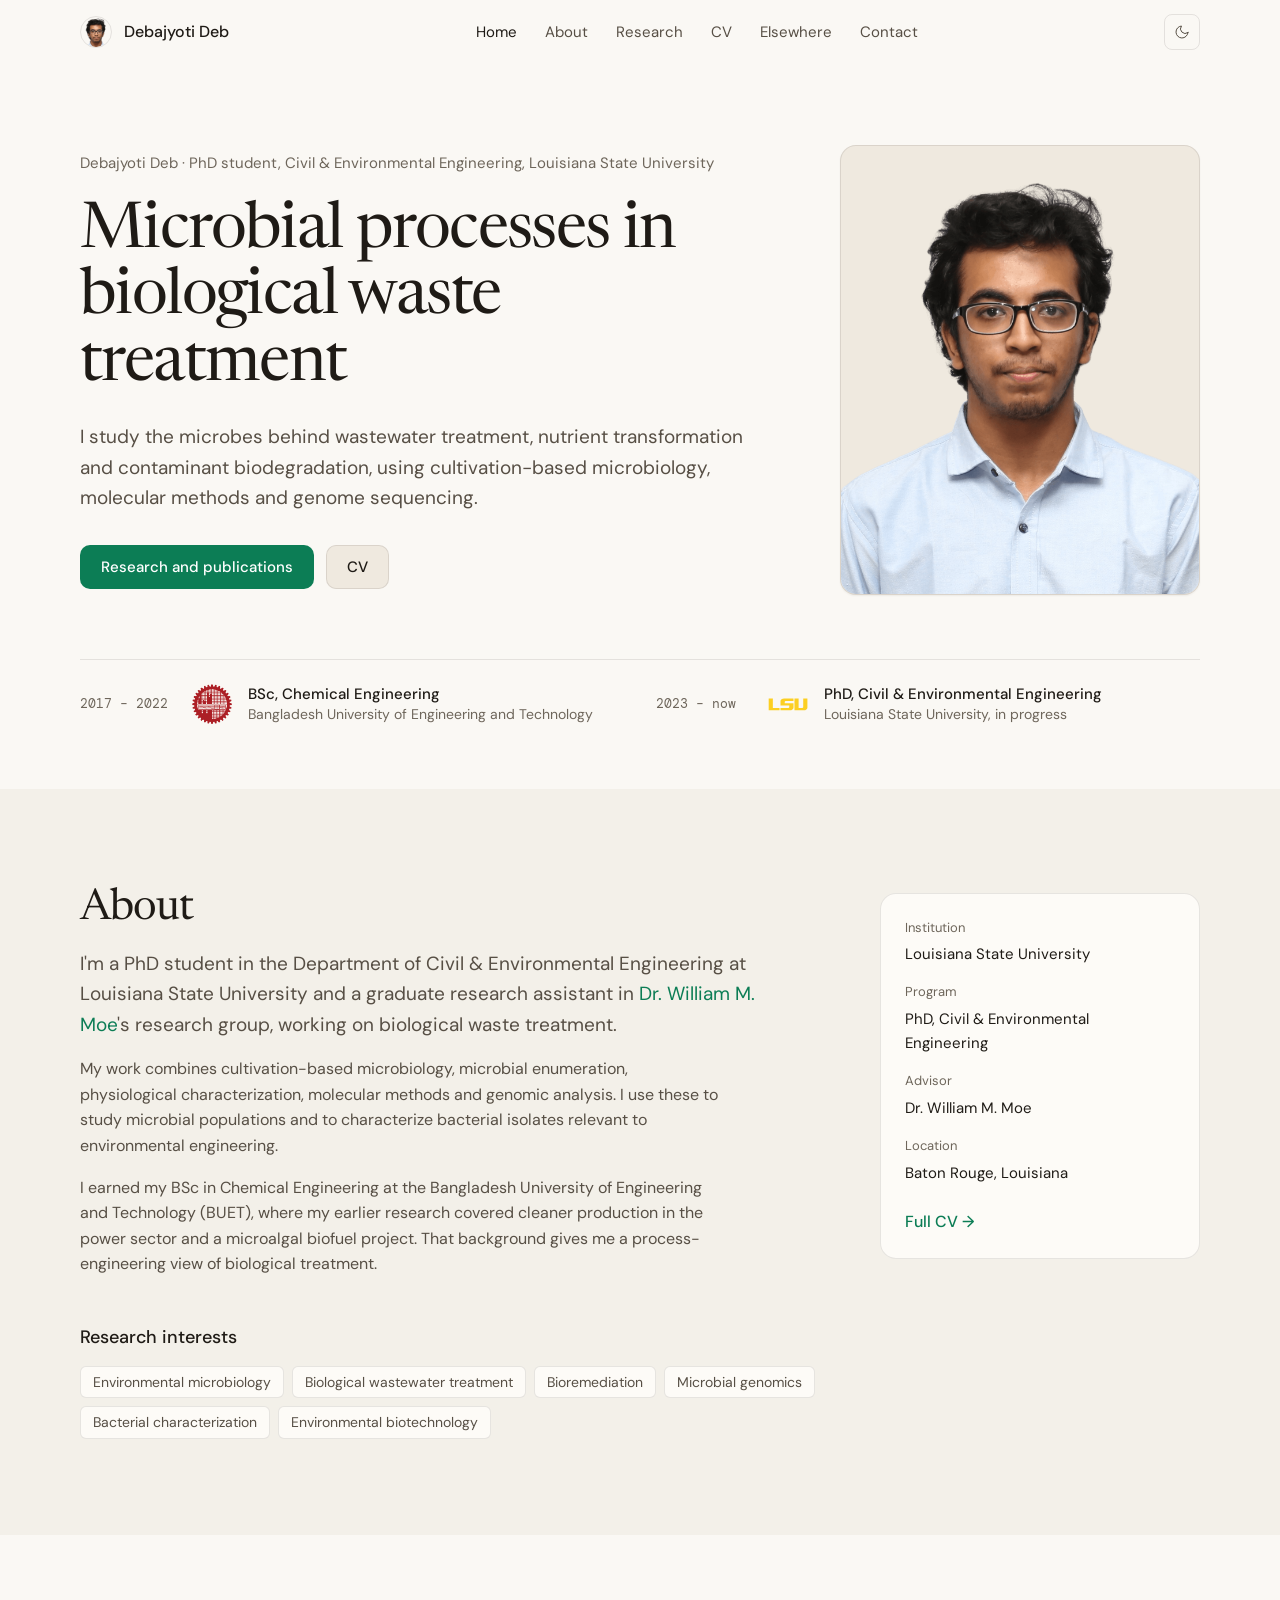
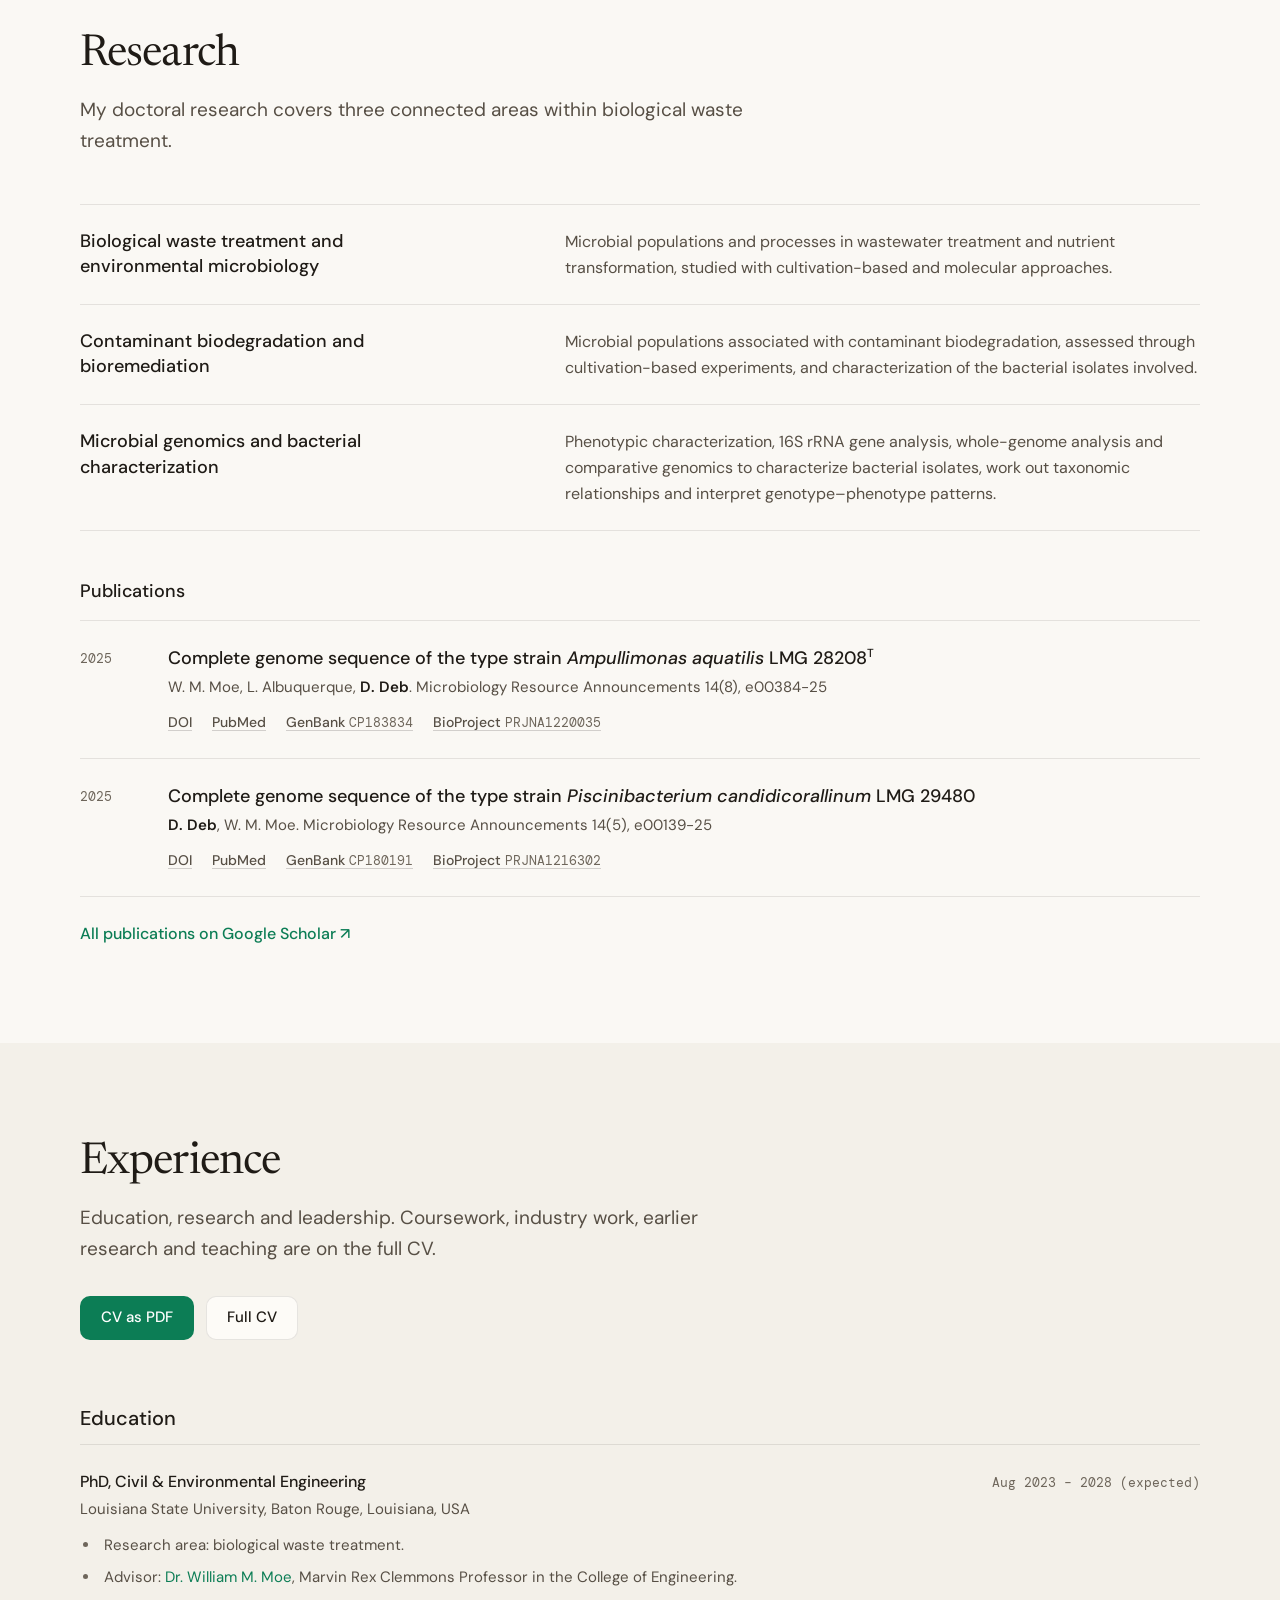
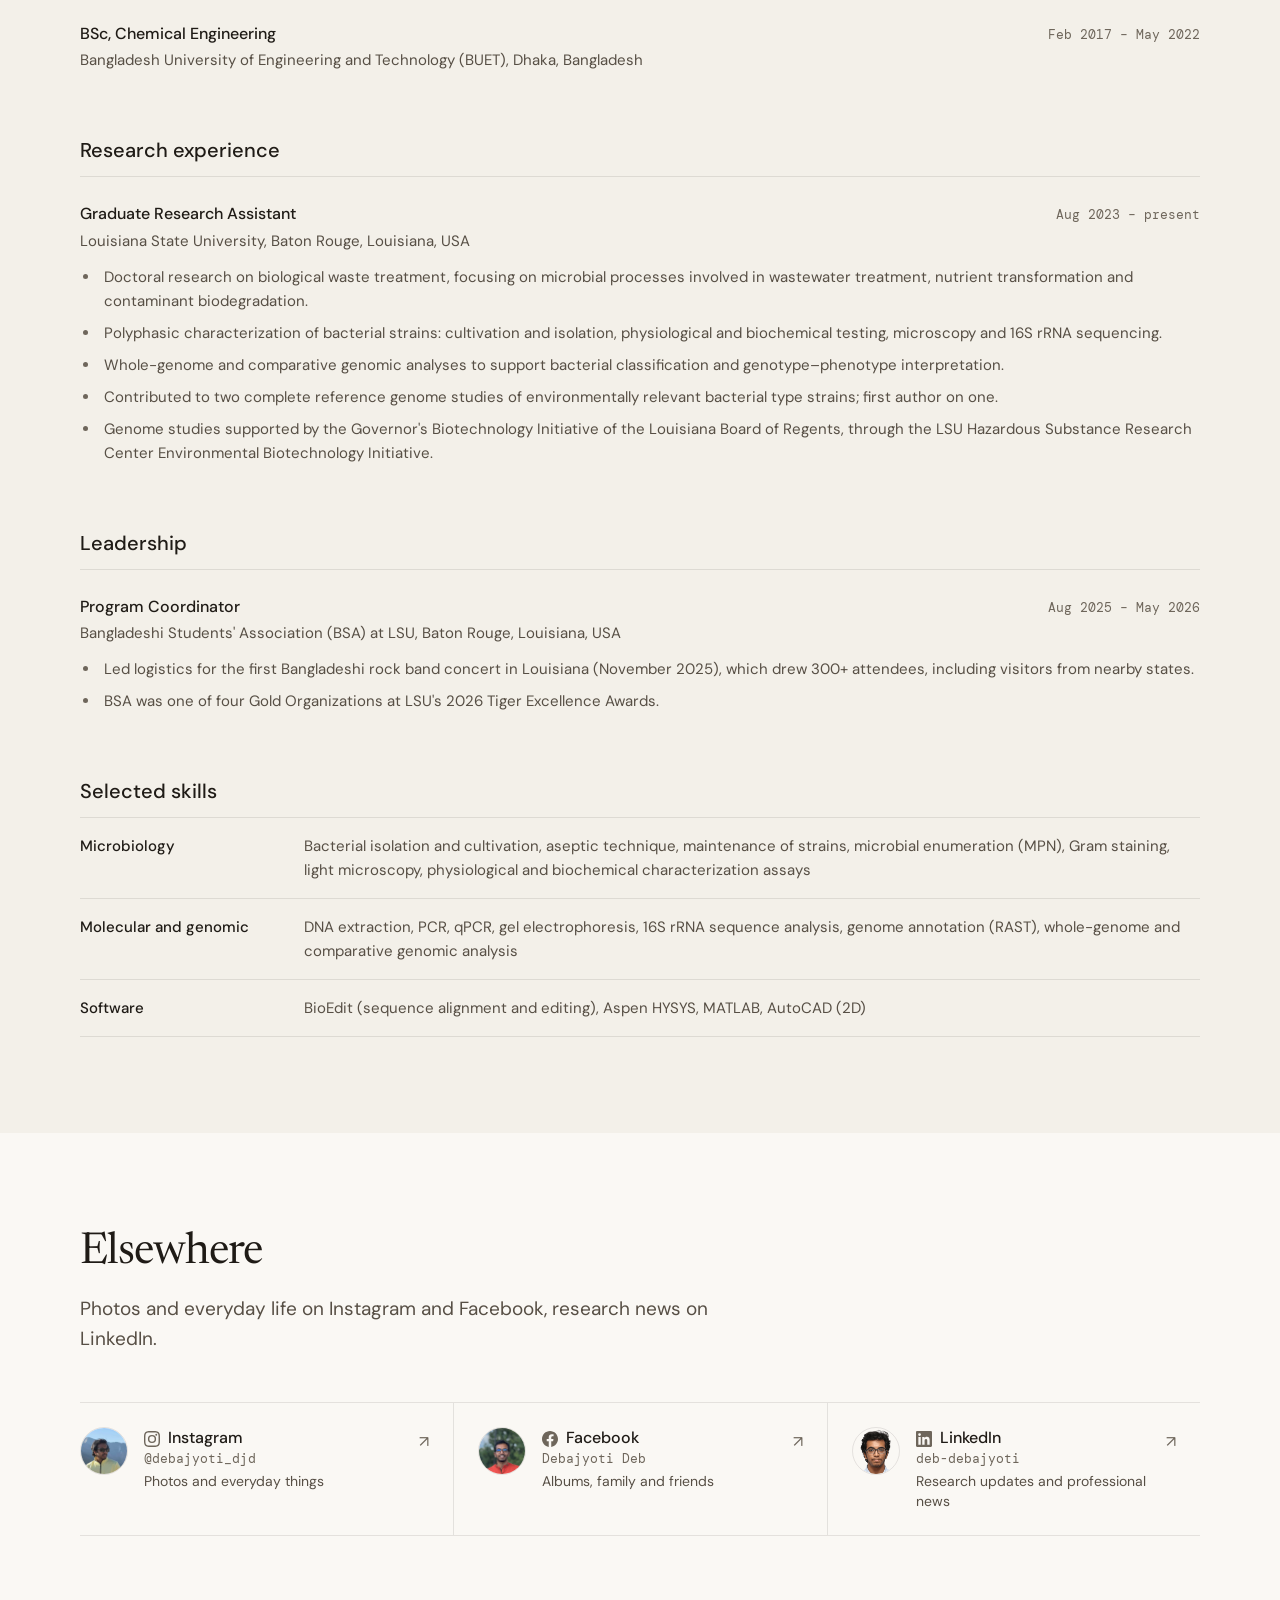
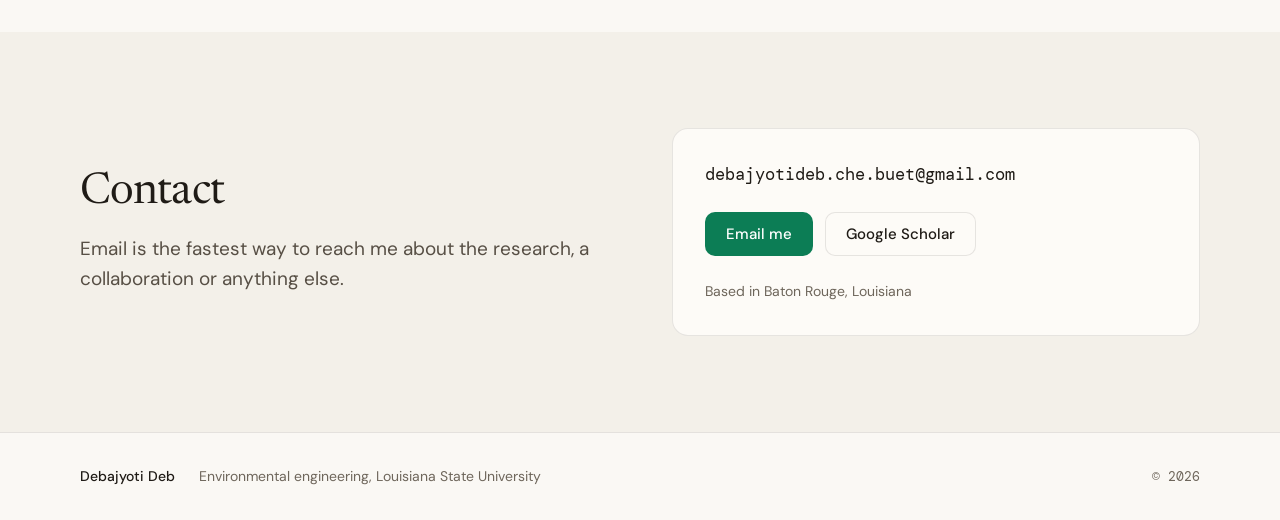
<file: index.html>
<!DOCTYPE html>
<html lang="en">
<head>
<meta charset="UTF-8" />
<meta name="viewport" content="width=device-width, initial-scale=1.0" />
<title>Debajyoti Deb · Civil &amp; Environmental Engineering PhD student, LSU</title>
<meta name="description" content="Debajyoti Deb — PhD student in Civil &amp; Environmental Engineering at Louisiana State University. Doctoral research on biological waste treatment and the microbial processes involved in wastewater treatment and contaminant biodegradation." />
<link rel="canonical" href="https://debajyotideb.com/" />
<meta name="author" content="Debajyoti Deb" />
<!-- max-snippet:-1 and max-image-preview:large let search and answer engines
     quote as much of the page as they judge useful, rather than a short stub. -->
<meta name="robots" content="index, follow, max-snippet:-1, max-image-preview:large, max-video-preview:-1" />

<!-- Link preview when the page is shared (LinkedIn, X, Facebook, Slack, iMessage). -->
<meta property="og:type" content="profile" />
<meta property="og:url" content="https://debajyotideb.com/" />
<meta property="og:site_name" content="Debajyoti Deb" />
<meta property="og:title" content="Debajyoti Deb — Civil &amp; Environmental Engineering PhD Student, LSU" />
<meta property="og:description" content="My doctoral research focuses on biological waste treatment, with particular interest in the microorganisms and microbial processes involved in wastewater treatment, nutrient transformation, and contaminant biodegradation." />
<meta property="og:image" content="https://debajyotideb.com/assets/img/og-image.png" />
<meta property="og:image:width" content="1200" />
<meta property="og:image:height" content="630" />
<meta property="og:image:alt" content="Debajyoti Deb, PhD student in Civil and Environmental Engineering at Louisiana State University" />
<meta property="og:locale" content="en_US" />
<meta property="profile:first_name" content="Debajyoti" />
<meta property="profile:last_name" content="Deb" />
<meta name="twitter:card" content="summary_large_image" />
<meta name="twitter:title" content="Debajyoti Deb — Civil &amp; Environmental Engineering PhD Student, LSU" />
<meta name="twitter:description" content="Doctoral research on biological waste treatment, and the microorganisms and microbial processes involved in wastewater treatment, nutrient transformation, and contaminant biodegradation." />
<meta name="twitter:image" content="https://debajyotideb.com/assets/img/og-image.png" />

<link rel="icon" type="image/svg+xml" href="assets/img/favicon.svg" />
<link rel="apple-touch-icon" href="assets/img/favicon.svg" />
<script>(function(){try{var t=localStorage.getItem('theme');if(!t){t=window.matchMedia('(prefers-color-scheme: dark)').matches?'dark':'light';}document.documentElement.setAttribute('data-theme',t);}catch(e){}})();</script>
<link rel="preconnect" href="https://fonts.googleapis.com" />
<link rel="preconnect" href="https://fonts.gstatic.com" crossorigin />
<link href="https://fonts.googleapis.com/css2?family=DM+Mono:wght@400;500&family=DM+Sans:opsz,wght@9..40,400..600&family=Newsreader:ital,opsz,wght@0,6..72,300..600;1,6..72,300..500&display=swap" rel="stylesheet" />
<link rel="stylesheet" href="assets/css/style.css" />

<!-- ===================================================================
     STRUCTURED DATA (Schema.org / JSON-LD)
     This is the machine-readable version of the page. Google uses it for
     rich results and its knowledge graph; ChatGPT, Claude, Gemini and
     Perplexity use it to work out WHO this page is about and what can be
     cited. Stating the facts explicitly here beats hoping a model infers
     them correctly from prose.
     Keep it in step with the visible page — if you change a fact above,
     change it here too.
     =================================================================== -->
<script type="application/ld+json">
{
  "@context": "https://schema.org",
  "@graph": [
    {
      "@type": "Person",
      "@id": "https://debajyotideb.com/#debajyoti-deb",
      "name": "Debajyoti Deb",
      "givenName": "Debajyoti",
      "familyName": "Deb",
      "url": "https://debajyotideb.com/",
      "mainEntityOfPage": "https://debajyotideb.com/",
      "image": "https://debajyotideb.com/assets/img/portrait.png",
      "email": "mailto:debajyotideb.che.buet@gmail.com",
      "jobTitle": "Graduate Research Assistant",
      "description": "PhD student in Civil and Environmental Engineering at Louisiana State University. Doctoral research focuses on biological waste treatment, with particular interest in the microorganisms and microbial processes involved in wastewater treatment, nutrient transformation, and contaminant biodegradation.",
      "knowsLanguage": "en",
      "worksFor": {
        "@type": "CollegeOrUniversity",
        "name": "Louisiana State University",
        "url": "https://www.lsu.edu/",
        "department": {
          "@type": "Organization",
          "name": "Department of Civil and Environmental Engineering",
          "url": "https://www.lsu.edu/eng/cee/"
        }
      },
      "affiliation": {
        "@type": "CollegeOrUniversity",
        "name": "Louisiana State University",
        "url": "https://www.lsu.edu/"
      },
      "alumniOf": [
        {
          "@type": "CollegeOrUniversity",
          "name": "Bangladesh University of Engineering and Technology",
          "url": "https://www.buet.ac.bd/",
          "description": "BSc in Chemical Engineering, February 2017 to May 2022"
        }
      ],
      "homeLocation": {
        "@type": "Place",
        "address": {
          "@type": "PostalAddress",
          "addressLocality": "Baton Rouge",
          "addressRegion": "LA",
          "addressCountry": "US"
        }
      },
      "knowsAbout": [
        "Biological Waste Treatment",
        "Civil and Environmental Engineering",
        "Environmental Microbiology",
        "Biological Wastewater Treatment",
        "Bioremediation",
        "Contaminant Biodegradation",
        "Microbial Genomics",
        "Bacterial Characterization",
        "Environmental Biotechnology",
        "Cultivation-Based Microbiology",
        "16S rRNA Gene Analysis",
        "Comparative Genomics"
      ],
      "sameAs": [
        "https://scholar.google.com/citations?user=YbjPVIoAAAAJ",
        "https://www.linkedin.com/in/deb-debajyoti",
        "https://www.instagram.com/debajyoti_djd/",
        "https://www.facebook.com/debajyotiDJD"
      ]
    },
    {
      "@type": "ScholarlyArticle",
      "@id": "https://doi.org/10.1128/mra.00384-25",
      "headline": "Complete genome sequence of the type strain Ampullimonas aquatilis LMG 28208T",
      "name": "Complete genome sequence of the type strain Ampullimonas aquatilis LMG 28208T",
      "author": [
        { "@type": "Person", "name": "William M. Moe" },
        { "@type": "Person", "name": "L. Albuquerque" },
        { "@id": "https://debajyotideb.com/#debajyoti-deb" }
      ],
      "datePublished": "2025",
      "isPartOf": {
        "@type": "Periodical",
        "name": "Microbiology Resource Announcements",
        "issn": "2576-098X"
      },
      "volumeNumber": "14",
      "issueNumber": "8",
      "pagination": "e00384-25",
      "identifier": "https://doi.org/10.1128/mra.00384-25",
      "sameAs": [
        "https://journals.asm.org/doi/10.1128/mra.00384-25",
        "https://pubmed.ncbi.nlm.nih.gov/40621941/",
        "https://www.ncbi.nlm.nih.gov/nuccore/CP183834",
        "https://www.ncbi.nlm.nih.gov/bioproject/PRJNA1220035"
      ],
      "isAccessibleForFree": true
    },
    {
      "@type": "ScholarlyArticle",
      "@id": "https://doi.org/10.1128/mra.00139-25",
      "headline": "Complete genome sequence of the type strain Piscinibacterium candidicorallinum LMG 29480",
      "name": "Complete genome sequence of the type strain Piscinibacterium candidicorallinum LMG 29480",
      "author": [
        { "@id": "https://debajyotideb.com/#debajyoti-deb" },
        { "@type": "Person", "name": "William M. Moe" }
      ],
      "datePublished": "2025",
      "isPartOf": {
        "@type": "Periodical",
        "name": "Microbiology Resource Announcements",
        "issn": "2576-098X"
      },
      "volumeNumber": "14",
      "issueNumber": "5",
      "pagination": "e00139-25",
      "identifier": "https://doi.org/10.1128/mra.00139-25",
      "sameAs": [
        "https://journals.asm.org/doi/10.1128/mra.00139-25",
        "https://pubmed.ncbi.nlm.nih.gov/40192410/",
        "https://www.ncbi.nlm.nih.gov/nuccore/CP180191",
        "https://www.ncbi.nlm.nih.gov/bioproject/PRJNA1216302"
      ],
      "isAccessibleForFree": true
    },
    {
      "@type": "ProfilePage",
      "@id": "https://debajyotideb.com/#webpage",
      "url": "https://debajyotideb.com/",
      "name": "Debajyoti Deb — Civil and Environmental Engineering PhD Student, LSU",
      "inLanguage": "en",
      "mainEntity": { "@id": "https://debajyotideb.com/#debajyoti-deb" },
      "about": { "@id": "https://debajyotideb.com/#debajyoti-deb" },
      "isPartOf": {
        "@type": "WebSite",
        "@id": "https://debajyotideb.com/#website",
        "url": "https://debajyotideb.com/",
        "name": "Debajyoti Deb",
        "inLanguage": "en"
      }
    }
  ]
}
</script>
</head>
<body data-page="home">
<header id="site-header" class="site-header"></header>

<main>
  <!-- ==================== HERO ==================== -->
  <section class="container hero" id="top">
    <div class="hero-text">
      <p class="hero-eyebrow">Debajyoti Deb · PhD student, Civil &amp; Environmental Engineering, Louisiana State University</p>
      <h1>Microbial processes in biological waste treatment</h1>
      <p class="lede">
        I study the microbes behind wastewater treatment, nutrient transformation and
        contaminant biodegradation, using cultivation-based microbiology, molecular
        methods and genome sequencing.
      </p>
      <div class="btn-row">
        <a class="btn btn-primary" href="#research">Research and publications</a>
        <a class="btn btn-ghost" href="#cv">CV</a>
      </div>
    </div>

    <figure class="hero-portrait">
      <img src="assets/img/portrait.png" alt="Debajyoti Deb" width="1442" height="1556" />
    </figure>
  </section>

  <!-- ==================== TIMELINE ====================
       Was three equal stat cards. Same facts, set as two dated entries. -->
  <section class="container">
    <ol class="timeline">
      <li>
        <span class="t-when">2017 – 2022</span>
        <img class="t-logo" src="assets/img/buet-logo.png" alt="" />
        <span class="t-what"><strong>BSc, Chemical Engineering</strong><span>Bangladesh University of Engineering and Technology</span></span>
      </li>
      <li>
        <span class="t-when">2023 – now</span>
        <img class="t-logo invertible" src="assets/img/lsu-logo.svg" alt="" />
        <span class="t-what"><strong>PhD, Civil &amp; Environmental Engineering</strong><span>Louisiana State University, in progress</span></span>
      </li>
    </ol>
  </section>

  <!-- ==================== ABOUT ==================== -->
  <section class="section section-alt" id="about">
    <div class="container split">
      <div>
        <h2>About</h2>
        <p class="lede">
          I'm a PhD student in the Department of Civil &amp; Environmental Engineering at
          Louisiana State University and a graduate research assistant in
          <a href="https://www.lsu.edu/eng/cee/people/Moe.php" target="_blank" rel="noopener">Dr. William M. Moe</a>'s
          research group, working on biological waste treatment.
        </p>
        <p>
          My work combines cultivation-based microbiology, microbial enumeration,
          physiological characterization, molecular methods and genomic analysis. I use
          these to study microbial populations and to characterize bacterial isolates
          relevant to environmental engineering.
        </p>
        <p>
          I earned my BSc in Chemical Engineering at the Bangladesh University of
          Engineering and Technology (BUET), where my earlier research covered cleaner
          production in the power sector and a microalgal biofuel project. That background
          gives me a process-engineering view of biological treatment.
        </p>

        <h3 class="sub">Research interests</h3>
        <ul class="tags">
          <li>Environmental microbiology</li>
          <li>Biological wastewater treatment</li>
          <li>Bioremediation</li>
          <li>Microbial genomics</li>
          <li>Bacterial characterization</li>
          <li>Environmental biotechnology</li>
        </ul>
      </div>

      <aside class="facts">
        <dl>
          <div><dt>Institution</dt><dd>Louisiana State University</dd></div>
          <div><dt>Program</dt><dd>PhD, Civil &amp; Environmental Engineering</dd></div>
          <div><dt>Advisor</dt><dd>Dr. William M. Moe</dd></div>
          <div><dt>Location</dt><dd>Baton Rouge, Louisiana</dd></div>
        </dl>
        <a class="text-link" href="cv.html">Full CV <span aria-hidden="true">→</span></a>
      </aside>
    </div>
  </section>

  <!-- ==================== RESEARCH ==================== -->
  <section class="section" id="research">
    <div class="container">
      <h2>Research</h2>
      <p class="lede">My doctoral research covers three connected areas within biological waste treatment.</p>

      <div class="areas">
        <div class="area">
          <h3>Biological waste treatment and environmental microbiology</h3>
          <p>Microbial populations and processes in wastewater treatment and nutrient
             transformation, studied with cultivation-based and molecular approaches.</p>
        </div>
        <div class="area">
          <h3>Contaminant biodegradation and bioremediation</h3>
          <p>Microbial populations associated with contaminant biodegradation, assessed
             through cultivation-based experiments, and characterization of the bacterial
             isolates involved.</p>
        </div>
        <div class="area">
          <h3>Microbial genomics and bacterial characterization</h3>
          <p>Phenotypic characterization, 16S rRNA gene analysis, whole-genome analysis and
             comparative genomics to characterize bacterial isolates, work out taxonomic
             relationships and interpret genotype–phenotype patterns.</p>
        </div>
      </div>

      <h3 class="sub" id="publications">Publications</h3>
      <!--
        Publications are plain HTML on purpose, so search engines and AI
        crawlers (which do not run JavaScript) can read them.

        TO ADD A PUBLICATION: copy one <article class="pub"> block below and
        paste it at the top. Then add a matching "ScholarlyArticle" entry in
        the JSON-LD block in <head>.
      -->
      <div id="pub-list" class="pubs">
        <article class="pub">
          <div class="pub-year">2025</div>
          <div>
            <div class="pub-title">Complete genome sequence of the type strain <em>Ampullimonas aquatilis</em> LMG&nbsp;28208<sup>T</sup></div>
            <div class="pub-meta">W. M. Moe, L. Albuquerque, <strong>D. Deb</strong>. <span class="pub-venue">Microbiology Resource Announcements</span> 14(8), e00384-25</div>
            <!-- Accessions verified against the NCBI record for PMID 40621941.
                 GenBank CP183834 is the chromosome; CP183835 is the plasmid,
                 both reachable from the BioProject link. -->
            <div class="pub-links">
              <a href="https://doi.org/10.1128/mra.00384-25" target="_blank" rel="noopener">DOI</a>
              <a href="https://pubmed.ncbi.nlm.nih.gov/40621941/" target="_blank" rel="noopener">PubMed</a>
              <a href="https://www.ncbi.nlm.nih.gov/nuccore/CP183834" target="_blank" rel="noopener">GenBank <span class="id">CP183834</span></a>
              <a href="https://www.ncbi.nlm.nih.gov/bioproject/PRJNA1220035" target="_blank" rel="noopener">BioProject <span class="id">PRJNA1220035</span></a>
            </div>
          </div>
        </article>
        <article class="pub">
          <div class="pub-year">2025</div>
          <div>
            <div class="pub-title">Complete genome sequence of the type strain <em>Piscinibacterium candidicorallinum</em> LMG&nbsp;29480</div>
            <div class="pub-meta"><strong>D. Deb</strong>, W. M. Moe. <span class="pub-venue">Microbiology Resource Announcements</span> 14(5), e00139-25</div>
            <!-- Accessions verified against the NCBI record for PMID 40192410. -->
            <div class="pub-links">
              <a href="https://doi.org/10.1128/mra.00139-25" target="_blank" rel="noopener">DOI</a>
              <a href="https://pubmed.ncbi.nlm.nih.gov/40192410/" target="_blank" rel="noopener">PubMed</a>
              <a href="https://www.ncbi.nlm.nih.gov/nuccore/CP180191" target="_blank" rel="noopener">GenBank <span class="id">CP180191</span></a>
              <a href="https://www.ncbi.nlm.nih.gov/bioproject/PRJNA1216302" target="_blank" rel="noopener">BioProject <span class="id">PRJNA1216302</span></a>
            </div>
          </div>
        </article>
      </div>

      <p class="after-list">
        <a class="text-link" id="scholar-link" href="https://scholar.google.com/citations?user=YbjPVIoAAAAJ&amp;hl=en" target="_blank" rel="noopener">All publications on Google Scholar <span aria-hidden="true">↗</span></a>
      </p>
    </div>
  </section>

  <!-- ==================== SELECTED EXPERIENCE ====================
       Deliberately short. The complete record (coursework, industry
       experience, earlier research, teaching) lives on cv.html. -->
  <section class="section section-alt" id="cv">
    <div class="container">
      <h2>Experience</h2>
      <p class="lede">
        Education, research and leadership. Coursework, industry work, earlier research and
        teaching are on the full CV.
      </p>
      <div class="btn-row">
        <!-- No `download` attribute: this opens the PDF in the browser's own viewer,
             which provides its own download and print controls. -->
        <a class="btn btn-primary" href="assets/cv/Debajyoti-Deb-CV.pdf" target="_blank" rel="noopener">CV as PDF</a>
        <a class="btn btn-ghost" href="cv.html">Full CV</a>
      </div>

      <div class="cv-section">
        <h3 class="cv-h">Education</h3>
        <div class="cv-entry">
          <div class="cv-head">
            <span class="cv-role">PhD, Civil &amp; Environmental Engineering</span>
            <span class="cv-when">Aug 2023 – 2028 (expected)</span>
          </div>
          <div class="cv-where">Louisiana State University, Baton Rouge, Louisiana, USA</div>
          <ul>
            <li>Research area: biological waste treatment.</li>
            <li>Advisor: <a href="https://www.lsu.edu/eng/cee/people/Moe.php" target="_blank" rel="noopener">Dr. William M. Moe</a>, Marvin Rex Clemmons Professor in the College of Engineering.</li>
          </ul>
        </div>
        <div class="cv-entry">
          <div class="cv-head">
            <span class="cv-role">BSc, Chemical Engineering</span>
            <span class="cv-when">Feb 2017 – May 2022</span>
          </div>
          <div class="cv-where">Bangladesh University of Engineering and Technology (BUET), Dhaka, Bangladesh</div>
        </div>
      </div>

      <div class="cv-section">
        <h3 class="cv-h">Research experience</h3>
        <div class="cv-entry">
          <div class="cv-head">
            <span class="cv-role">Graduate Research Assistant</span>
            <span class="cv-when">Aug 2023 – present</span>
          </div>
          <div class="cv-where">Louisiana State University, Baton Rouge, Louisiana, USA</div>
          <ul>
            <li>Doctoral research on biological waste treatment, focusing on microbial
                processes involved in wastewater treatment, nutrient transformation and
                contaminant biodegradation.</li>
            <li>Polyphasic characterization of bacterial strains: cultivation and isolation,
                physiological and biochemical testing, microscopy and 16S rRNA sequencing.</li>
            <li>Whole-genome and comparative genomic analyses to support bacterial
                classification and genotype–phenotype interpretation.</li>
            <li>Contributed to two complete reference genome studies of environmentally
                relevant bacterial type strains; first author on one.</li>
            <li>Genome studies supported by the Governor's Biotechnology Initiative of the
                Louisiana Board of Regents, through the LSU Hazardous Substance Research Center
                Environmental Biotechnology Initiative.</li>
          </ul>
        </div>
      </div>

      <div class="cv-section">
        <h3 class="cv-h">Leadership</h3>
        <div class="cv-entry">
          <div class="cv-head">
            <span class="cv-role">Program Coordinator</span>
            <span class="cv-when">Aug 2025 – May 2026</span>
          </div>
          <div class="cv-where">Bangladeshi Students' Association (BSA) at LSU, Baton Rouge, Louisiana, USA</div>
          <ul>
            <li>Led logistics for the first Bangladeshi rock band concert in Louisiana
                (November 2025), which drew 300+ attendees, including visitors from nearby
                states.</li>
            <li>BSA was one of four Gold Organizations at LSU's 2026 Tiger Excellence Awards.</li>
          </ul>
        </div>
      </div>

      <div class="cv-section">
        <h3 class="cv-h">Selected skills</h3>
        <dl class="cv-skills">
          <div class="cv-skill-row">
            <dt class="cv-skill-label">Microbiology</dt>
            <dd>Bacterial isolation and cultivation, aseptic technique,
              maintenance of strains, microbial enumeration (MPN), Gram staining, light
              microscopy, physiological and biochemical characterization assays</dd>
          </div>
          <div class="cv-skill-row">
            <dt class="cv-skill-label">Molecular and genomic</dt>
            <dd>DNA extraction, PCR, qPCR, gel electrophoresis, 16S rRNA sequence
              analysis, genome annotation (RAST), whole-genome and comparative genomic analysis</dd>
          </div>
          <div class="cv-skill-row">
            <dt class="cv-skill-label">Software</dt>
            <dd>BioEdit (sequence alignment and editing), Aspen HYSYS, MATLAB, AutoCAD (2D)</dd>
          </div>
        </dl>
      </div>
    </div>
  </section>

  <!-- ==================== ELSEWHERE (social profiles) ==================== -->
  <section class="section" id="socials">
    <div class="container">
      <h2>Elsewhere</h2>
      <p class="lede">Photos and everyday life on Instagram and Facebook, research news on LinkedIn.</p>
      <div id="gallery-sections"></div>
    </div>
  </section>

  <!-- ==================== CONTACT ==================== -->
  <section class="section section-alt" id="contact">
    <div class="container contact">
      <div>
        <h2>Contact</h2>
        <p class="lede">
          Email is the fastest way to reach me about the research, a collaboration or
          anything else.
        </p>
      </div>
      <div class="contact-card">
        <a class="contact-email" href="mailto:debajyotideb.che.buet@gmail.com?subject=Hello%20from%20debajyotideb.com">debajyotideb.che.buet@gmail.com</a>
        <div class="btn-row">
          <a class="btn btn-primary" href="mailto:debajyotideb.che.buet@gmail.com?subject=Hello%20from%20debajyotideb.com">Email me</a>
          <a class="btn btn-ghost" href="https://scholar.google.com/citations?user=YbjPVIoAAAAJ&amp;hl=en" target="_blank" rel="noopener">Google Scholar</a>
        </div>
        <p class="contact-place">Based in Baton Rouge, Louisiana</p>
      </div>
    </div>
  </section>
</main>

<footer id="site-footer" class="site-footer"></footer>

<script>window.SITE_BASE = "";</script>
<script src="assets/js/main.js"></script>
<script src="assets/js/publications.js"></script>
<script src="assets/js/gallery-posts.js"></script>
<script src="assets/js/sections.js"></script>
</body>
</html>
</file>
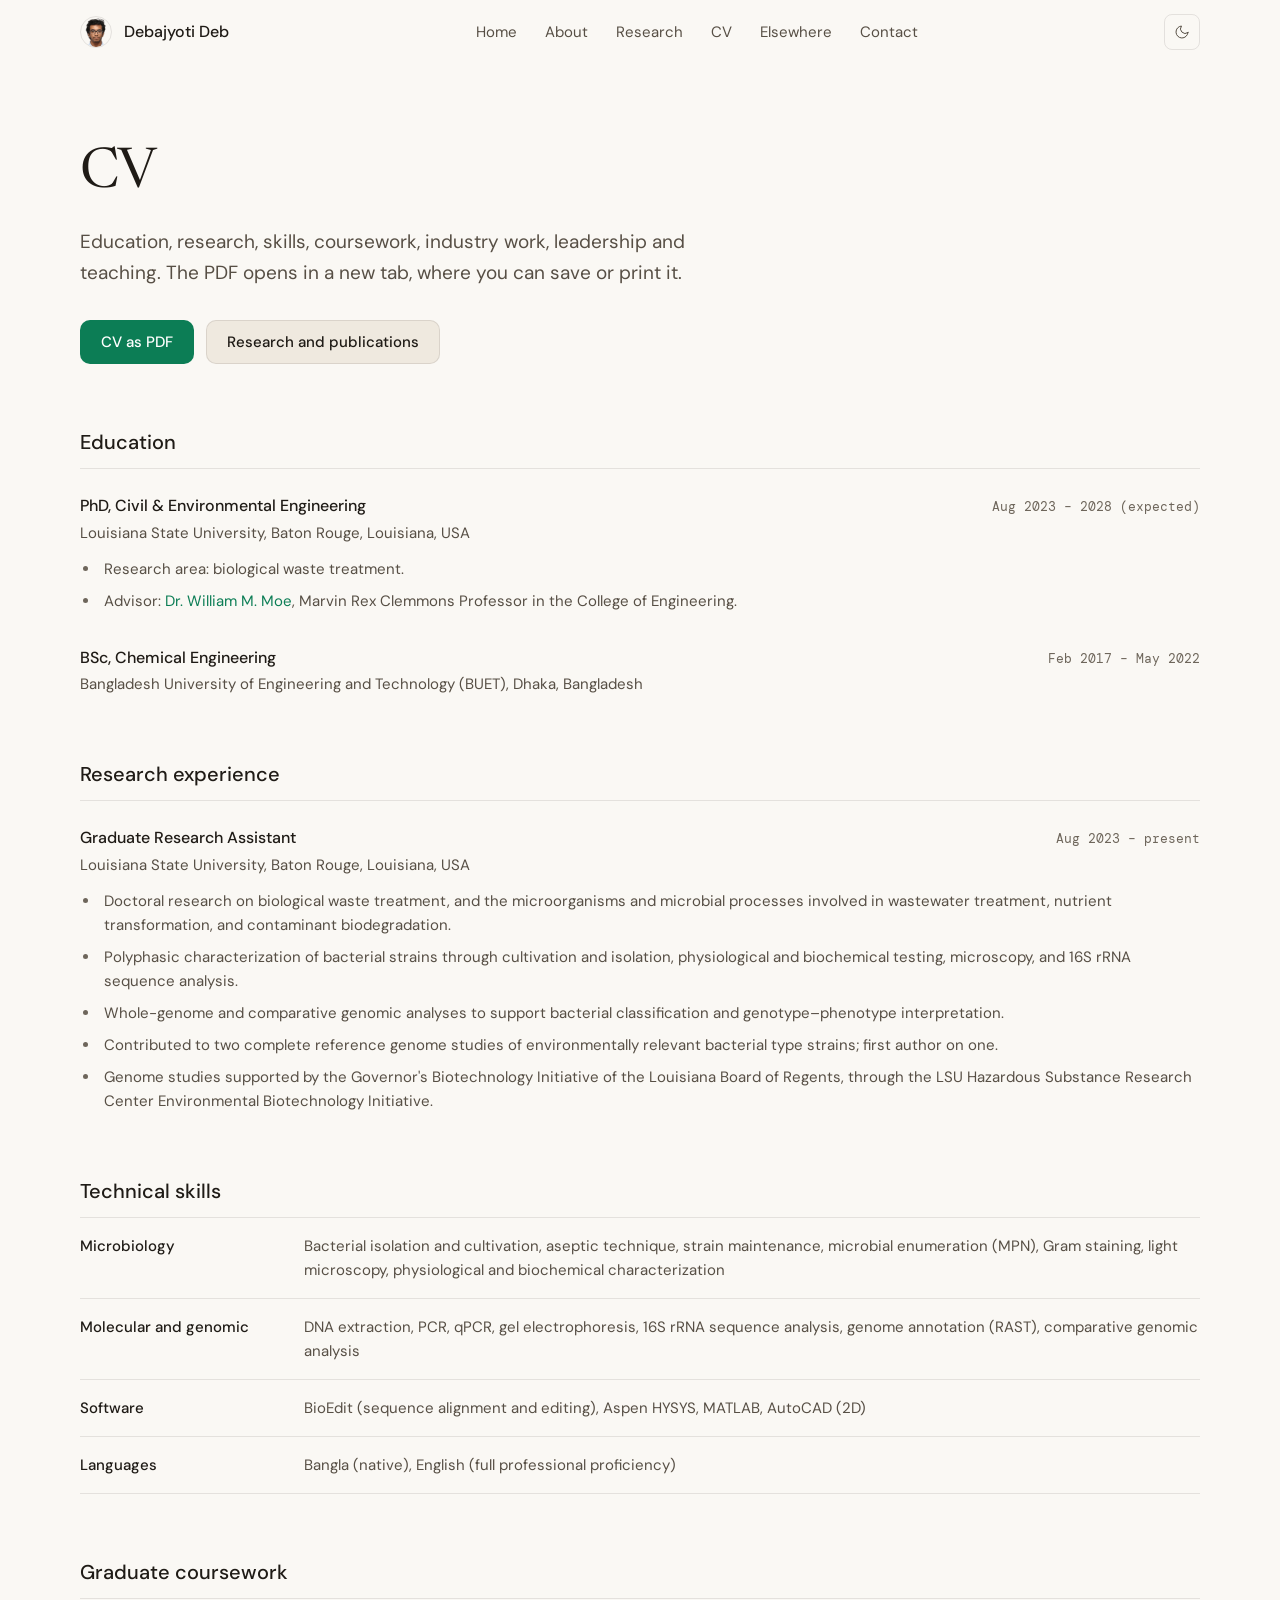
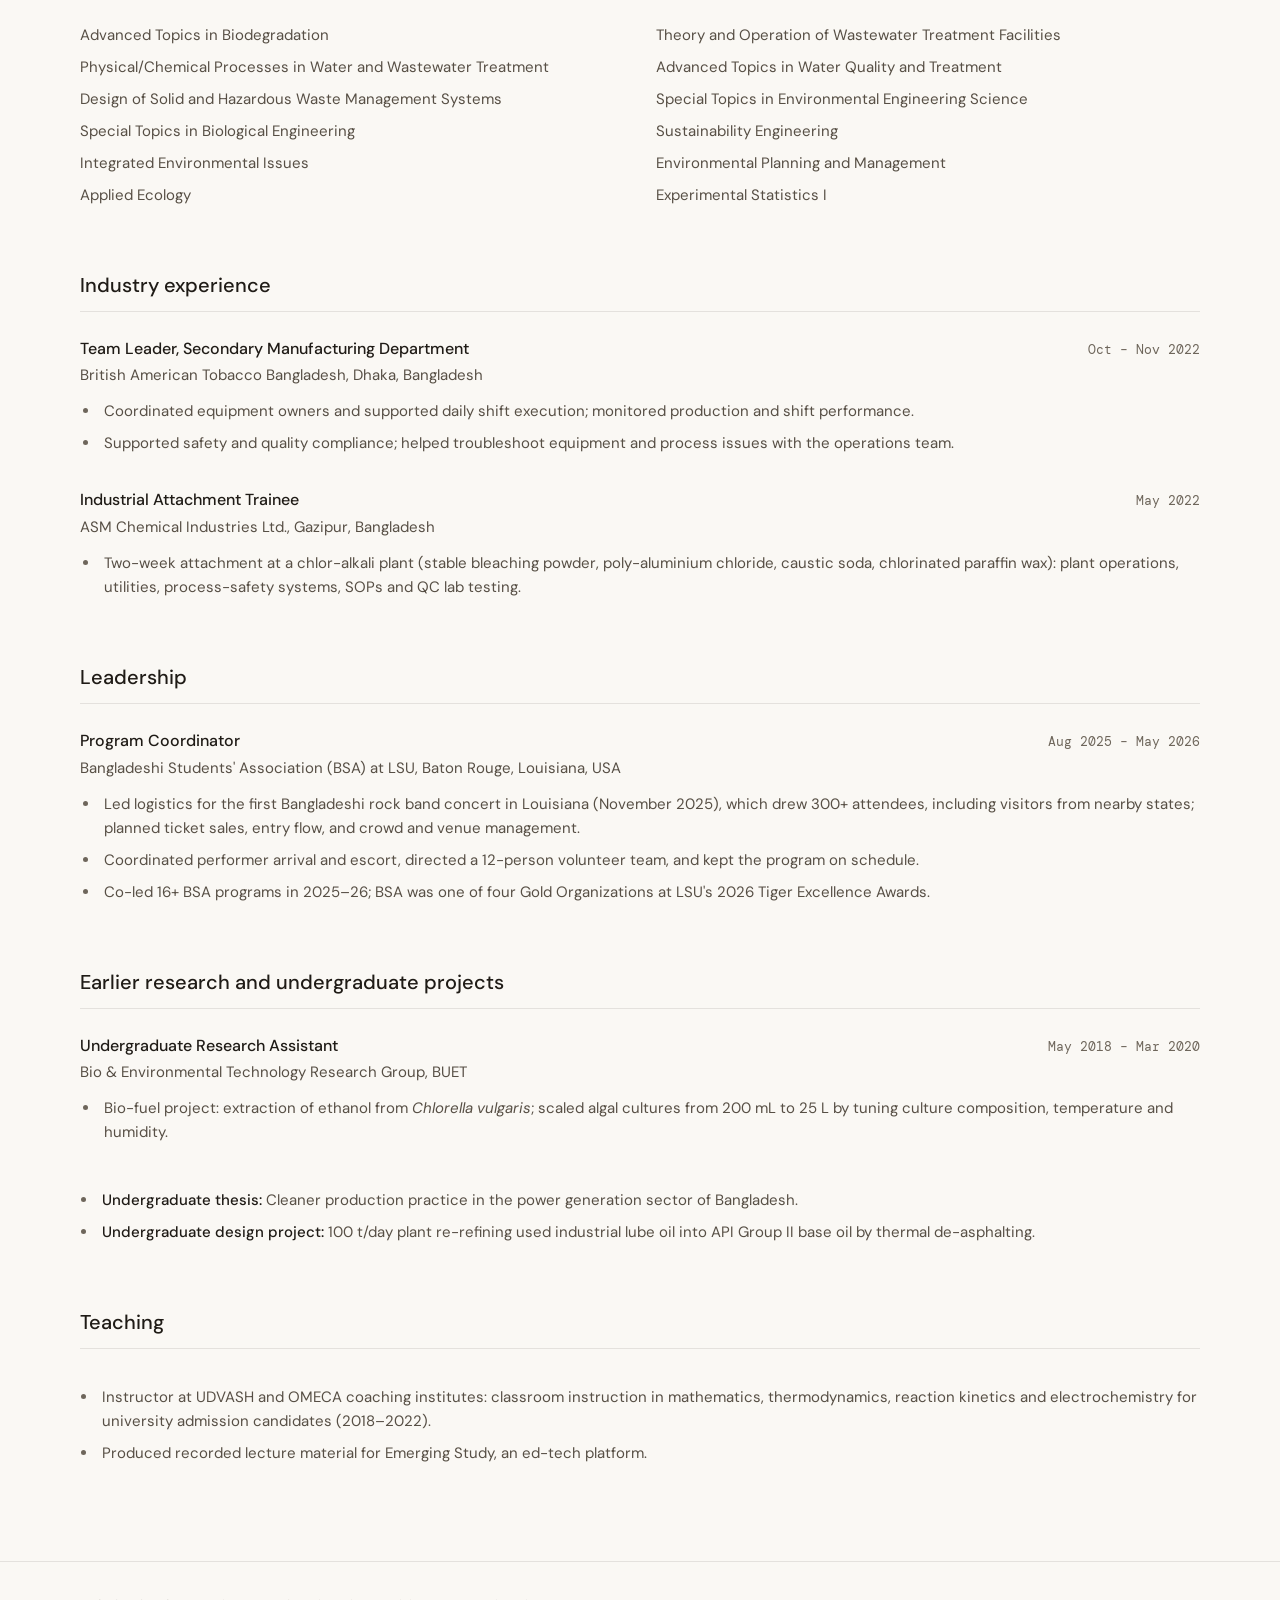
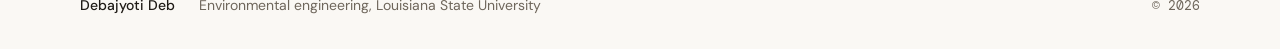
<file: cv.html>
<!DOCTYPE html>
<html lang="en">
<head>
<meta charset="UTF-8" />
<meta name="viewport" content="width=device-width, initial-scale=1.0" />
<title>CV · Debajyoti Deb</title>
<meta name="description" content="Curriculum vitae of Debajyoti Deb — education, research experience, technical skills, graduate coursework, industry experience, leadership and teaching. PhD student in Civil and Environmental Engineering at Louisiana State University." />
<link rel="canonical" href="https://debajyotideb.com/cv.html" />
<meta name="author" content="Debajyoti Deb" />
<meta name="robots" content="index, follow, max-snippet:-1, max-image-preview:large" />

<meta property="og:type" content="profile" />
<meta property="og:url" content="https://debajyotideb.com/cv.html" />
<meta property="og:site_name" content="Debajyoti Deb" />
<meta property="og:title" content="CV — Debajyoti Deb" />
<meta property="og:description" content="Education, research experience, technical skills, coursework and teaching." />
<meta property="og:image" content="https://debajyotideb.com/assets/img/og-image.png" />
<meta name="twitter:card" content="summary_large_image" />
<meta name="twitter:title" content="CV — Debajyoti Deb" />
<meta name="twitter:image" content="https://debajyotideb.com/assets/img/og-image.png" />

<link rel="icon" type="image/svg+xml" href="assets/img/favicon.svg" />
<link rel="apple-touch-icon" href="assets/img/favicon.svg" />
<script>(function(){try{var t=localStorage.getItem('theme');if(!t){t=window.matchMedia('(prefers-color-scheme: dark)').matches?'dark':'light';}document.documentElement.setAttribute('data-theme',t);}catch(e){}})();</script>
<link rel="preconnect" href="https://fonts.googleapis.com" />
<link rel="preconnect" href="https://fonts.gstatic.com" crossorigin />
<link href="https://fonts.googleapis.com/css2?family=DM+Mono:wght@400;500&family=DM+Sans:opsz,wght@9..40,400..600&family=Newsreader:ital,opsz,wght@0,6..72,300..600;1,6..72,300..500&display=swap" rel="stylesheet" />
<link rel="stylesheet" href="assets/css/style.css" />
</head>
<body data-page="cv">
<header id="site-header" class="site-header"></header>

<main>
  <section class="section page-head" id="cv">
    <div class="container">
      <h1>CV</h1>
      <p class="lede">
        Education, research, skills, coursework, industry work, leadership and teaching. The
        PDF opens in a new tab, where you can save or print it.
      </p>
      <div class="btn-row">
        <!-- No `download` attribute: this opens the PDF in the browser's own viewer,
             which provides its own download and print controls. -->
        <a class="btn btn-primary" href="assets/cv/Debajyoti-Deb-CV.pdf" target="_blank" rel="noopener">
CV as PDF</a>
        <a class="btn btn-ghost" href="index.html#research">Research and publications</a>
      </div>

      <!-- Education -->
      <div class="cv-section">
        <h3 class="cv-h">Education</h3>
        <div class="cv-entry">
          <div class="cv-head">
            <span class="cv-role">PhD, Civil &amp; Environmental Engineering</span>
            <span class="cv-when">Aug 2023 – 2028 (expected)</span>
          </div>
          <div class="cv-where">Louisiana State University, Baton Rouge, Louisiana, USA</div>
          <ul>
            <li>Research area: biological waste treatment.</li>
            <li>Advisor: <a href="https://www.lsu.edu/eng/cee/people/Moe.php" target="_blank" rel="noopener">Dr. William M. Moe</a>, Marvin Rex Clemmons Professor in the College of Engineering.</li>
          </ul>
        </div>
        <div class="cv-entry">
          <div class="cv-head">
            <span class="cv-role">BSc, Chemical Engineering</span>
            <span class="cv-when">Feb 2017 – May 2022</span>
          </div>
          <div class="cv-where">Bangladesh University of Engineering and Technology (BUET), Dhaka, Bangladesh</div>
        </div>
      </div>

      <!-- Research experience -->
      <div class="cv-section">
        <h3 class="cv-h">Research experience</h3>
        <div class="cv-entry">
          <div class="cv-head">
            <span class="cv-role">Graduate Research Assistant</span>
            <span class="cv-when">Aug 2023 – present</span>
          </div>
          <div class="cv-where">Louisiana State University, Baton Rouge, Louisiana, USA</div>
          <ul>
            <li>Doctoral research on biological waste treatment, and the microorganisms and
                microbial processes involved in wastewater treatment, nutrient
                transformation, and contaminant biodegradation.</li>
            <li>Polyphasic characterization of bacterial strains through cultivation and
                isolation, physiological and biochemical testing, microscopy, and 16S rRNA
                sequence analysis.</li>
            <li>Whole-genome and comparative genomic analyses to support bacterial
                classification and genotype–phenotype interpretation.</li>
            <li>Contributed to two complete reference genome studies of environmentally relevant
                bacterial type strains; first author on one.</li>
            <li>Genome studies supported by the Governor's Biotechnology Initiative of the
                Louisiana Board of Regents, through the LSU Hazardous Substance Research Center
                Environmental Biotechnology Initiative.</li>
          </ul>
        </div>
      </div>

      <!-- Skills -->
      <div class="cv-section">
        <h3 class="cv-h">Technical skills</h3>
        <div class="cv-skills">
          <div class="cv-skill-row">
            <div class="cv-skill-label">Microbiology</div>
            <div class="muted">Bacterial isolation and cultivation, aseptic technique, strain
              maintenance, microbial enumeration (MPN), Gram staining, light microscopy,
              physiological and biochemical characterization</div>
          </div>
          <div class="cv-skill-row">
            <div class="cv-skill-label">Molecular and genomic</div>
            <div class="muted">DNA extraction, PCR, qPCR, gel electrophoresis, 16S rRNA sequence
              analysis, genome annotation (RAST), comparative genomic analysis</div>
          </div>
          <div class="cv-skill-row">
            <div class="cv-skill-label">Software</div>
            <div class="muted">BioEdit (sequence alignment and editing), Aspen HYSYS, MATLAB, AutoCAD (2D)</div>
          </div>
          <div class="cv-skill-row">
            <div class="cv-skill-label">Languages</div>
            <div class="muted">Bangla (native), English (full professional proficiency)</div>
          </div>
        </div>
      </div>

      <!-- Coursework -->
      <div class="cv-section">
        <h3 class="cv-h">Graduate coursework</h3>
        <div class="cv-entry">
          <div class="course-grid">
            <span>Advanced Topics in Biodegradation</span>
            <span>Theory and Operation of Wastewater Treatment Facilities</span>
            <span>Physical/Chemical Processes in Water and Wastewater Treatment</span>
            <span>Advanced Topics in Water Quality and Treatment</span>
            <span>Design of Solid and Hazardous Waste Management Systems</span>
            <span>Special Topics in Environmental Engineering Science</span>
            <span>Special Topics in Biological Engineering</span>
            <span>Sustainability Engineering</span>
            <span>Integrated Environmental Issues</span>
            <span>Environmental Planning and Management</span>
            <span>Applied Ecology</span>
            <span>Experimental Statistics I</span>
          </div>
        </div>
      </div>

      <!-- Industry -->
      <div class="cv-section">
        <h3 class="cv-h">Industry experience</h3>
        <div class="cv-entry">
          <div class="cv-head">
            <span class="cv-role">Team Leader, Secondary Manufacturing Department</span>
            <span class="cv-when">Oct – Nov 2022</span>
          </div>
          <div class="cv-where">British American Tobacco Bangladesh, Dhaka, Bangladesh</div>
          <ul>
            <li>Coordinated equipment owners and supported daily shift execution; monitored
                production and shift performance.</li>
            <li>Supported safety and quality compliance; helped troubleshoot equipment and
                process issues with the operations team.</li>
          </ul>
        </div>
        <div class="cv-entry">
          <div class="cv-head">
            <span class="cv-role">Industrial Attachment Trainee</span>
            <span class="cv-when">May 2022</span>
          </div>
          <div class="cv-where">ASM Chemical Industries Ltd., Gazipur, Bangladesh</div>
          <ul><li>Two-week attachment at a chlor-alkali plant (stable bleaching powder,
                  poly-aluminium chloride, caustic soda, chlorinated paraffin wax): plant
                  operations, utilities, process-safety systems, SOPs and QC lab testing.</li></ul>
        </div>
      </div>

      <!-- Leadership -->
      <div class="cv-section">
        <h3 class="cv-h">Leadership</h3>
        <div class="cv-entry">
          <div class="cv-head">
            <span class="cv-role">Program Coordinator</span>
            <span class="cv-when">Aug 2025 – May 2026</span>
          </div>
          <div class="cv-where">Bangladeshi Students' Association (BSA) at LSU, Baton Rouge, Louisiana, USA</div>
          <ul>
            <li>Led logistics for the first Bangladeshi rock band concert in Louisiana
                (November 2025), which drew 300+ attendees, including visitors from nearby
                states; planned ticket sales, entry flow, and crowd and venue management.</li>
            <li>Coordinated performer arrival and escort, directed a 12-person volunteer team,
                and kept the program on schedule.</li>
            <li>Co-led 16+ BSA programs in 2025–26; BSA was one of four Gold Organizations at
                LSU's 2026 Tiger Excellence Awards.</li>
          </ul>
        </div>
      </div>

      <!-- Earlier work -->
      <div class="cv-section">
        <h3 class="cv-h">Earlier research and undergraduate projects</h3>
        <div class="cv-entry">
          <div class="cv-head">
            <span class="cv-role">Undergraduate Research Assistant</span>
            <span class="cv-when">May 2018 – Mar 2020</span>
          </div>
          <div class="cv-where">Bio &amp; Environmental Technology Research Group, BUET</div>
          <ul>
            <li>Bio-fuel project: extraction of ethanol from <em>Chlorella vulgaris</em>; scaled
                algal cultures from 200&nbsp;mL to 25&nbsp;L by tuning culture composition,
                temperature and humidity.</li>
          </ul>
        </div>
        <div class="cv-entry">
          <ul style="padding-left:1.1rem;">
            <li><strong>Undergraduate thesis:</strong> Cleaner production practice in the power
                generation sector of Bangladesh.</li>
            <li><strong>Undergraduate design project:</strong> 100 t/day plant re-refining used industrial
                lube oil into API Group II base oil by thermal de-asphalting.</li>
          </ul>
        </div>
      </div>

      <!-- Teaching -->
      <div class="cv-section">
        <h3 class="cv-h">Teaching</h3>
        <div class="cv-entry">
          <ul style="padding-left:1.1rem;">
            <li>Instructor at UDVASH and OMECA coaching institutes: classroom instruction in
                mathematics, thermodynamics, reaction kinetics and electrochemistry for
                university admission candidates (2018–2022).</li>
            <li>Produced recorded lecture material for Emerging Study, an ed-tech platform.</li>
          </ul>
        </div>
      </div>
    </div>
  </section>
</main>

<footer id="site-footer" class="site-footer"></footer>

<script>window.SITE_BASE = "";</script>
<script src="assets/js/main.js"></script>
</body>
</html>
</file>
<file: assets/css/style.css>
/* =========================================================
   Debajyoti Deb — site stylesheet
   Light (warm paper) and dark themes, switched by [data-theme] on <html>.

   Rules this file keeps to (from the unslop pass, Nov 2026):
   - every size, gap and padding is a multiple of 4px
   - one warm neutral ramp, three text roles, one green accent used rarely
   - no gradients, glows, blobs or looping animation
   - sentence case everywhere, weights 400 and 500 (600 only for rare emphasis)
   - DM Mono only for dates and identifiers (strain numbers, accessions)

   Layout and type method adapted from "unslop" by Damir Sokolovsky
   (@heydamir), CC BY 4.0.
   ========================================================= */

/* ---------------------------------------------------------
   1. Tokens
   --------------------------------------------------------- */
:root {
  /* Light: warm paper */
  --bg:       #faf8f4;
  --bg-2:     #f3f0e9;   /* alternate sections */
  --surface:  #fdfbf7;   /* cards on --bg-2 */
  --raised:   #efe9df;   /* secondary buttons, tags */
  --line:     rgba(31, 27, 22, 0.10);
  --line-2:   rgba(31, 27, 22, 0.18);

  --ink:      #1f1b16;   /* primary text */
  --ink-2:    #574f45;   /* secondary text */
  --ink-3:    #6e665b;   /* muted: meta, captions, labels */

  --accent:       #0c7d55;   /* green: primary actions and inline links only */
  --accent-hover: #0a6444;
  --on-accent:    #ffffff;

  --ember: #9a5410;          /* Journal link only (Journal is offline) */

  --shadow: 0 1px 2px rgba(31, 27, 22, 0.06);

  --disp: "Newsreader", Georgia, "Iowan Old Style", serif;
  --body: "DM Sans", -apple-system, BlinkMacSystemFont, "Segoe UI", Roboto, sans-serif;
  --mono: "DM Mono", ui-monospace, "SFMono-Regular", Menlo, Consolas, monospace;

  --ease: cubic-bezier(0.22, 1, 0.36, 1);
  --fast: 150ms;

  --max: 1120px;
  --pad: 32px;
}

:root[data-theme="dark"] {
  --bg:       #161513;
  --bg-2:     #12110f;
  --surface:  #1c1a18;
  --raised:   #262421;
  --line:     rgba(239, 233, 222, 0.09);
  --line-2:   rgba(239, 233, 222, 0.16);

  --ink:      #efe9de;
  --ink-2:    #b1aa9f;
  --ink-3:    #918a7f;

  --accent:       #5cc79b;
  --accent-hover: #78d4ae;
  --on-accent:    #0e1a14;

  --ember: #e0a052;

  --shadow: none;
}

/* First paint before the inline theme script runs */
@media (prefers-color-scheme: dark) {
  :root:not([data-theme="light"]):not([data-theme="dark"]) {
    --bg: #161513; --bg-2: #12110f; --surface: #1c1a18; --raised: #262421;
    --line: rgba(239,233,222,.09); --line-2: rgba(239,233,222,.16);
    --ink: #efe9de; --ink-2: #b1aa9f; --ink-3: #918a7f;
    --accent: #5cc79b; --accent-hover: #78d4ae; --on-accent: #0e1a14;
    --ember: #e0a052; --shadow: none;
  }
}

/* ---------------------------------------------------------
   2. Base
   --------------------------------------------------------- */
*, *::before, *::after { box-sizing: border-box; }

html {
  color-scheme: light dark;
  scroll-behavior: smooth;
  scroll-padding-top: 72px;
  -webkit-text-size-adjust: 100%;
}

body {
  margin: 0;
  background: var(--bg);
  color: var(--ink);
  font-family: var(--body);
  font-size: 16px;
  line-height: 1.6;
  -webkit-font-smoothing: antialiased;
  text-rendering: optimizeLegibility;
}

img { max-width: 100%; display: block; }

h1, h2, h3 { margin: 0; color: var(--ink); }
h1, h2 { font-family: var(--disp); font-weight: 400; }
h1 {
  font-size: clamp(40px, 6vw, 64px);
  line-height: 1.04;
  letter-spacing: -0.025em;
}
h2 {
  font-size: clamp(32px, 4vw, 44px);
  line-height: 1.1;
  letter-spacing: -0.02em;
}
h3 {
  font-family: var(--body);
  font-size: 18px;
  line-height: 1.4;
  font-weight: 500;
}

p { margin: 0 0 16px; color: var(--ink-2); }
strong { color: var(--ink); font-weight: 500; }
em { font-style: italic; }   /* species names only */
sup { font-size: 0.65em; line-height: 0; }

a { color: var(--accent); text-decoration: none; transition: color var(--fast) var(--ease); }
a:hover { color: var(--accent-hover); text-decoration: underline; text-underline-offset: 3px; text-decoration-thickness: 1px; }

:focus-visible { outline: 2px solid var(--accent); outline-offset: 2px; border-radius: 4px; }
::selection { background: color-mix(in srgb, var(--accent) 22%, transparent); }

.lede {
  font-size: 19px;
  line-height: 1.6;
  color: var(--ink-2);
  max-width: 36em;
}

.container {
  max-width: calc(var(--max) + var(--pad) * 2);
  margin: 0 auto;
  padding: 0 var(--pad);
}

.section { padding: 96px 0; }
.section-alt { background: var(--bg-2); }
.section h2 + .lede { margin-top: 16px; }
.section .lede { margin-bottom: 0; }

.sub { margin: 48px 0 16px; }

.dim, .muted { color: var(--ink-3); }

/* ---------------------------------------------------------
   3. Header
   --------------------------------------------------------- */
.site-header {
  position: sticky;
  top: 0;
  z-index: 50;
  background: var(--bg);
  border-bottom: 1px solid transparent;
  transition: border-color var(--fast) var(--ease);
}
.site-header.stuck { border-bottom-color: var(--line); }

.nav {
  max-width: calc(var(--max) + var(--pad) * 2);
  height: 64px;
  margin: 0 auto;
  padding: 0 var(--pad);
  display: flex;
  align-items: center;
  justify-content: space-between;
  gap: 16px;
}

.nav-brand {
  display: inline-flex;
  align-items: center;
  gap: 12px;
  color: var(--ink);
  white-space: nowrap;
}
.nav-brand:hover { text-decoration: none; color: var(--ink); }
.brand-avatar {
  width: 32px; height: 32px;
  border-radius: 50%;
  overflow: hidden;
  flex: none;
  border: 1px solid var(--line);
}
.brand-avatar img { width: 100%; height: 100%; object-fit: cover; }
.brand-name { font-size: 16px; font-weight: 500; line-height: 1; }

.nav-links {
  display: flex;
  align-items: center;
  gap: 4px;
  list-style: none;
  margin: 0;
  padding: 0;
}
.nav-links a {
  display: block;
  padding: 0 12px;
  line-height: 36px;
  border-radius: 8px;
  color: var(--ink-2);
  font-size: 15px;
  transition: color var(--fast) var(--ease), background-color var(--fast) var(--ease);
}
.nav-links a:hover { color: var(--ink); background: var(--raised); text-decoration: none; }
.nav-links a.active { color: var(--ink); }
.nav-links .journal-link { color: var(--ember); }

.nav-right { display: flex; align-items: center; gap: 8px; }

.theme-toggle, .nav-toggle {
  width: 36px; height: 36px;
  display: inline-grid;
  place-items: center;
  padding: 0;
  border-radius: 8px;
  border: 1px solid var(--line);
  background: transparent;
  color: var(--ink-2);
  cursor: pointer;
  transition: color var(--fast) var(--ease), background-color var(--fast) var(--ease);
}
.theme-toggle:hover, .nav-toggle:hover { color: var(--ink); background: var(--raised); }
.theme-toggle svg { width: 16px; height: 16px; stroke: currentColor; fill: none; stroke-width: 1.5; stroke-linecap: round; stroke-linejoin: round; }
.theme-toggle .i-sun { display: none; }
:root[data-theme="dark"] .theme-toggle .i-sun  { display: block; }
:root[data-theme="dark"] .theme-toggle .i-moon { display: none; }

.nav-toggle { display: none; }
.nav-toggle i,
.nav-toggle i::before,
.nav-toggle i::after {
  display: block;
  width: 16px; height: 1.5px;
  background: currentColor;
  border-radius: 1px;
}
.nav-toggle i { position: relative; }
.nav-toggle i::before, .nav-toggle i::after { content: ""; position: absolute; left: 0; transition: transform var(--fast) var(--ease); }
.nav-toggle i::before { top: -5px; }
.nav-toggle i::after  { top: 5px; }
.nav-toggle[aria-expanded="true"] i { background: transparent; }
.nav-toggle[aria-expanded="true"] i::before { transform: translateY(5px) rotate(45deg); }
.nav-toggle[aria-expanded="true"] i::after  { transform: translateY(-5px) rotate(-45deg); }

@media (max-width: 860px) {
  .nav-toggle { display: inline-grid; }
  .nav-links {
    display: none;
    position: absolute;
    top: 64px; left: 0; right: 0;
    flex-direction: column;
    align-items: stretch;
    gap: 0;
    padding: 8px var(--pad) 16px;
    background: var(--bg);
    border-bottom: 1px solid var(--line);
  }
  .nav-links.open { display: flex; }
  .nav-links a { line-height: 44px; font-size: 16px; padding: 0 12px; }
}

/* ---------------------------------------------------------
   4. Buttons and links
   --------------------------------------------------------- */
.btn-row { display: flex; flex-wrap: wrap; gap: 12px; margin-top: 32px; }

.btn {
  display: inline-flex;
  align-items: center;
  justify-content: center;
  height: 44px;
  padding: 0 20px;
  border-radius: 10px;
  border: 1px solid transparent;
  font: 500 15px/1 var(--body);
  white-space: nowrap;
  cursor: pointer;
  transition: background-color var(--fast) var(--ease), border-color var(--fast) var(--ease),
              color var(--fast) var(--ease), transform var(--fast) var(--ease);
}
.btn:hover { text-decoration: none; }
.btn:active { transform: scale(0.98); }

.btn-primary { background: var(--accent); color: var(--on-accent); }
.btn-primary:hover { background: var(--accent-hover); color: var(--on-accent); }

.btn-ghost { background: var(--raised); color: var(--ink); border-color: var(--line); }
.btn-ghost:hover { color: var(--ink); border-color: var(--line-2); }
.section-alt .btn-ghost { background: var(--surface); }

.text-link { font-weight: 500; }

/* ---------------------------------------------------------
   5. Hero
   --------------------------------------------------------- */
.hero {
  display: grid;
  grid-template-columns: minmax(0, 1fr) 360px;
  align-items: center;
  gap: 64px;
  padding-top: 80px;
  padding-bottom: 64px;
}

.hero-eyebrow {
  margin: 0 0 24px;
  font-size: 15px;
  color: var(--ink-3);
}
.hero h1 { max-width: 12em; }
.hero .lede { margin-top: 24px; }

.hero-portrait {
  margin: 0;
  aspect-ratio: 4 / 5;
  border-radius: 16px;
  overflow: hidden;
  border: 1px solid var(--line);
  box-shadow: var(--shadow);
  background: var(--raised);
}
.hero-portrait img { width: 100%; height: 100%; object-fit: cover; object-position: 50% 20%; }

/* The one entrance on the page: hero text and portrait fade up once. */
@media (prefers-reduced-motion: no-preference) {
  .hero-text, .hero-portrait { animation: rise 480ms var(--ease) both; }
  .hero-portrait { animation-delay: 60ms; }
  @keyframes rise { from { opacity: 0; transform: translateY(8px); } }
}

/* Education timeline under the hero (was three stat cards) */
.timeline {
  list-style: none;
  margin: 0;
  padding: 24px 0 64px;
  border-top: 1px solid var(--line);
  display: grid;
  grid-template-columns: 1fr 1fr;
  gap: 32px;
}
.timeline li {
  display: grid;
  grid-template-columns: auto 40px 1fr;
  align-items: center;
  gap: 16px;
}
.t-when {
  font-family: var(--mono);
  font-size: 13px;
  color: var(--ink-3);
  font-variant-numeric: tabular-nums;
  min-width: 96px;
}
.t-logo { width: 40px; height: 40px; object-fit: contain; }
.t-what { display: flex; flex-direction: column; font-size: 15px; line-height: 1.4; }
.t-what strong { font-weight: 500; }
.t-what span { color: var(--ink-3); font-size: 14px; }
:root[data-theme="dark"] .invertible { filter: brightness(0) invert(0.92); }

/* ---------------------------------------------------------
   6. About
   --------------------------------------------------------- */
.split {
  display: grid;
  grid-template-columns: minmax(0, 1fr) 320px;
  gap: 64px;
  align-items: start;
}
.split .lede { margin: 24px 0 16px; }
.split p:not(.lede) { max-width: 40em; }

.tags { list-style: none; margin: 0; padding: 0; display: flex; flex-wrap: wrap; gap: 8px; }
.tags li {
  padding: 4px 12px;
  border-radius: 6px;
  border: 1px solid var(--line);
  background: var(--surface);
  font-size: 14px;
  color: var(--ink-2);
}

.facts {
  position: sticky;
  top: 96px;
  margin-top: 8px;
  padding: 24px;
  border-radius: 16px;
  border: 1px solid var(--line);
  background: var(--surface);
}
.facts dl { margin: 0 0 24px; display: grid; gap: 16px; }
.facts dt { font-size: 13px; color: var(--ink-3); }
.facts dd { margin: 4px 0 0; font-size: 15px; color: var(--ink); }

/* ---------------------------------------------------------
   7. Research areas and publications
   --------------------------------------------------------- */
.areas { margin-top: 48px; border-top: 1px solid var(--line); }
.area {
  display: grid;
  grid-template-columns: minmax(0, 5fr) minmax(0, 7fr);
  gap: 32px;
  padding: 24px 0;
  border-bottom: 1px solid var(--line);
}
.area h3 { max-width: 20em; }
.area p { margin: 0; }

.pubs { border-top: 1px solid var(--line); }
.pub {
  display: grid;
  grid-template-columns: 64px minmax(0, 1fr);
  gap: 24px;
  padding: 24px 0;
  border-bottom: 1px solid var(--line);
}
.pub-year {
  font-family: var(--mono);
  font-size: 13px;
  color: var(--ink-3);
  padding-top: 4px;
  font-variant-numeric: tabular-nums;
}
.pub-title { font-size: 18px; line-height: 1.45; color: var(--ink); font-weight: 500; }
.pub-meta { margin-top: 4px; font-size: 15px; color: var(--ink-2); }
.pub-meta strong { font-weight: 600; }
.pub-venue { font-style: normal; }
.pub-links { display: flex; flex-wrap: wrap; gap: 8px 20px; margin-top: 12px; font-size: 14px; }
.pub-links a { color: var(--ink-2); font-weight: 500; text-decoration: underline; text-decoration-color: var(--line-2); text-underline-offset: 3px; text-decoration-thickness: 1px; }
.pub-links a:hover { color: var(--accent); text-decoration-color: currentColor; }
.id { font-family: var(--mono); font-weight: 400; font-size: 13px; color: var(--ink-3); }
.pub-links a:hover .id { color: inherit; }

.after-list { margin: 24px 0 0; }

/* ---------------------------------------------------------
   8. CV blocks (homepage and cv.html)
   --------------------------------------------------------- */
.cv-section { margin-top: 64px; }
.cv-h {
  padding-bottom: 12px;
  border-bottom: 1px solid var(--line);
  font-size: 20px;
}
.cv-entry { padding-top: 24px; }
.cv-entry + .cv-entry { margin-top: 8px; }
.cv-head { display: flex; justify-content: space-between; align-items: baseline; gap: 16px; flex-wrap: wrap; }
.cv-role { font-weight: 500; color: var(--ink); }
.cv-when {
  font-family: var(--mono);
  font-size: 13px;
  color: var(--ink-3);
  font-variant-numeric: tabular-nums;
  white-space: nowrap;
}
.cv-where { margin-top: 2px; color: var(--ink-2); font-size: 15px; }
.cv-entry ul { margin: 12px 0 0; padding-left: 20px; color: var(--ink-2); font-size: 15px; }
.cv-entry li { margin-top: 8px; padding-left: 4px; }
.cv-entry li::marker { color: var(--ink-3); }

.cv-skills { margin: 0; }
.cv-skill-row {
  display: grid;
  grid-template-columns: 200px minmax(0, 1fr);
  gap: 24px;
  padding: 16px 0;
  border-bottom: 1px solid var(--line);
}
.cv-skill-label { font-size: 15px; font-weight: 500; color: var(--ink); }
.cv-skill-row dd, .cv-skill-row > div:last-child { margin: 0; color: var(--ink-2); font-size: 15px; }

.course-grid {
  display: grid;
  grid-template-columns: repeat(2, minmax(0, 1fr));
  gap: 8px 32px;
  padding: 0;
  margin: 0;
  list-style: none;
  color: var(--ink-2);
  font-size: 15px;
}

/* ---------------------------------------------------------
   9. Elsewhere (social profiles, optional photos and embeds)
   --------------------------------------------------------- */
.profile-row {
  margin-top: 48px;
  display: grid;
  grid-template-columns: repeat(3, minmax(0, 1fr));
  border-top: 1px solid var(--line);
  border-bottom: 1px solid var(--line);
}
.profile {
  display: grid;
  grid-template-columns: 48px minmax(0, 1fr) auto;
  align-items: start;
  gap: 16px;
  padding: 24px 24px 24px 0;
  color: var(--ink);
  transition: background-color var(--fast) var(--ease);
}
.profile + .profile { padding-left: 24px; border-left: 1px solid var(--line); }
.profile:hover { text-decoration: none; color: var(--ink); }
.profile:hover .profile-arrow { color: var(--accent); }
.profile-avatar { width: 48px; height: 48px; border-radius: 50%; overflow: hidden; border: 1px solid var(--line); }
.profile-avatar img { width: 100%; height: 100%; object-fit: cover; }
.profile-text { display: flex; flex-direction: column; min-width: 0; line-height: 1.4; }
.profile-net { display: inline-flex; align-items: center; gap: 8px; font-weight: 500; }
.profile-net svg { width: 16px; height: 16px; fill: var(--ink-3); flex: none; }
.profile-handle { font-family: var(--mono); font-size: 13px; color: var(--ink-3); }
.profile-note { font-size: 14px; color: var(--ink-2); margin-top: 4px; }
.profile-arrow { padding-top: 2px; color: var(--ink-3); transition: color var(--fast) var(--ease); }

.gallery-section { margin-top: 48px; }
.gallery-head { display: flex; justify-content: space-between; align-items: baseline; gap: 16px; margin-bottom: 16px; }
.gallery-head .handle { font-family: var(--mono); font-size: 13px; color: var(--ink-3); }
.gallery-grid { display: grid; grid-template-columns: repeat(auto-fill, minmax(260px, 1fr)); gap: 16px; }
.photo-card { margin: 0; border-radius: 12px; overflow: hidden; border: 1px solid var(--line); background: var(--surface); }
.photo-card img { width: 100%; aspect-ratio: 4 / 3; object-fit: cover; }
.photo-card figcaption { padding: 8px 12px; font-size: 14px; color: var(--ink-3); }
.embed-slot { min-width: 0; }

/* Icon row (renderSocialRow); kept for reuse, not placed on any page now */
.social-row { display: flex; flex-wrap: wrap; gap: 8px; }
.social-btn { display: inline-flex; align-items: center; gap: 8px; height: 36px; padding: 0 12px; border-radius: 8px; border: 1px solid var(--line); color: var(--ink-2); font-size: 14px; }
.social-btn svg { width: 16px; height: 16px; fill: currentColor; }

/* ---------------------------------------------------------
   10. Contact
   --------------------------------------------------------- */
.contact {
  display: grid;
  grid-template-columns: minmax(0, 1fr) minmax(0, 1fr);
  gap: 64px;
  align-items: center;
}
.contact-card {
  padding: 32px;
  border-radius: 16px;
  border: 1px solid var(--line);
  background: var(--surface);
}
.contact-email {
  font-family: var(--mono);
  font-size: 17px;
  color: var(--ink);
  overflow-wrap: anywhere;
}
.contact-email:hover { color: var(--accent); }
.contact-card .btn-row { margin-top: 24px; }
.contact-place { margin: 24px 0 0; font-size: 14px; color: var(--ink-3); }

/* ---------------------------------------------------------
   11. Footer
   --------------------------------------------------------- */
.site-footer { border-top: 1px solid var(--line); }
.footer-inner {
  display: flex;
  flex-wrap: wrap;
  align-items: baseline;
  gap: 8px 24px;
  padding-top: 32px;
  padding-bottom: 32px;
  font-size: 14px;
  color: var(--ink-3);
}
.footer-brand { color: var(--ink); font-weight: 500; }
.footer-year { margin-left: auto; font-family: var(--mono); font-size: 13px; }

/* ---------------------------------------------------------
   12. CV page header
   --------------------------------------------------------- */
.page-head { padding-top: 80px; }
.page-head h1 { font-size: clamp(40px, 5vw, 56px); }
.page-head .lede { margin-top: 24px; }

/* ---------------------------------------------------------
   13. Small screens
   --------------------------------------------------------- */
@media (max-width: 960px) {
  .hero { grid-template-columns: minmax(0, 1fr) 280px; gap: 40px; }
  .split, .contact { grid-template-columns: 1fr; gap: 40px; }
  .facts { position: static; }
  .profile-row { grid-template-columns: 1fr; }
  .profile, .profile + .profile { padding: 20px 0; border-left: 0; }
  .profile + .profile { border-top: 1px solid var(--line); }
}

@media (max-width: 720px) {
  :root { --pad: 20px; }
  .section { padding: 64px 0; }
  .hero { grid-template-columns: 1fr; gap: 40px; padding-top: 48px; padding-bottom: 48px; }
  .hero-portrait { max-width: 280px; }
  .lede { font-size: 17px; }
  .timeline { grid-template-columns: 1fr; gap: 20px; padding-bottom: 48px; }
  .timeline li { grid-template-columns: 40px 1fr; }
  .t-when { grid-column: 1 / -1; }
  .area { grid-template-columns: 1fr; gap: 8px; }
  .pub { grid-template-columns: 1fr; gap: 4px; }
  .cv-skill-row { grid-template-columns: 1fr; gap: 4px; }
  .course-grid { grid-template-columns: 1fr; }
  .contact-card { padding: 24px; }
  .contact-email { font-size: 15px; }
  .footer-year { margin-left: 0; }
}

@media (prefers-reduced-motion: reduce) {
  html { scroll-behavior: auto; }
  *, *::before, *::after { transition-duration: 0ms !important; }
}
</file>
